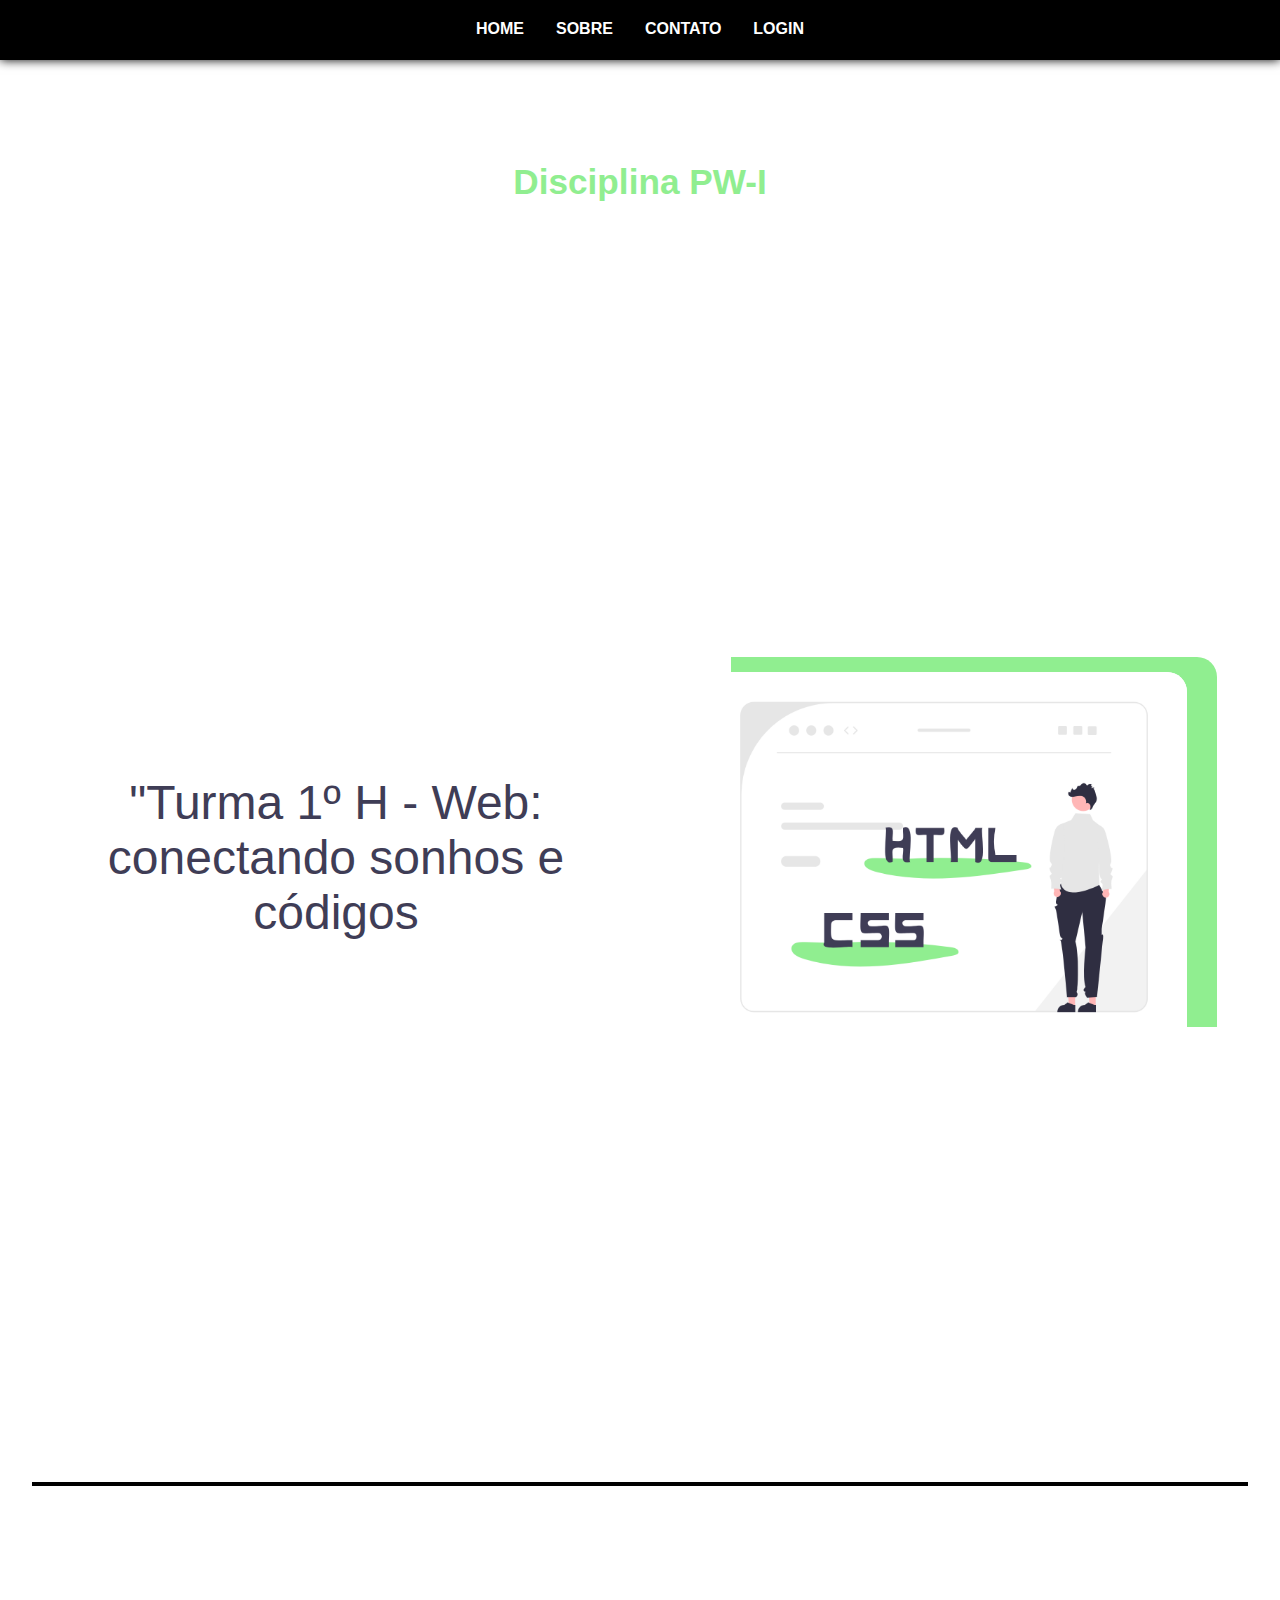
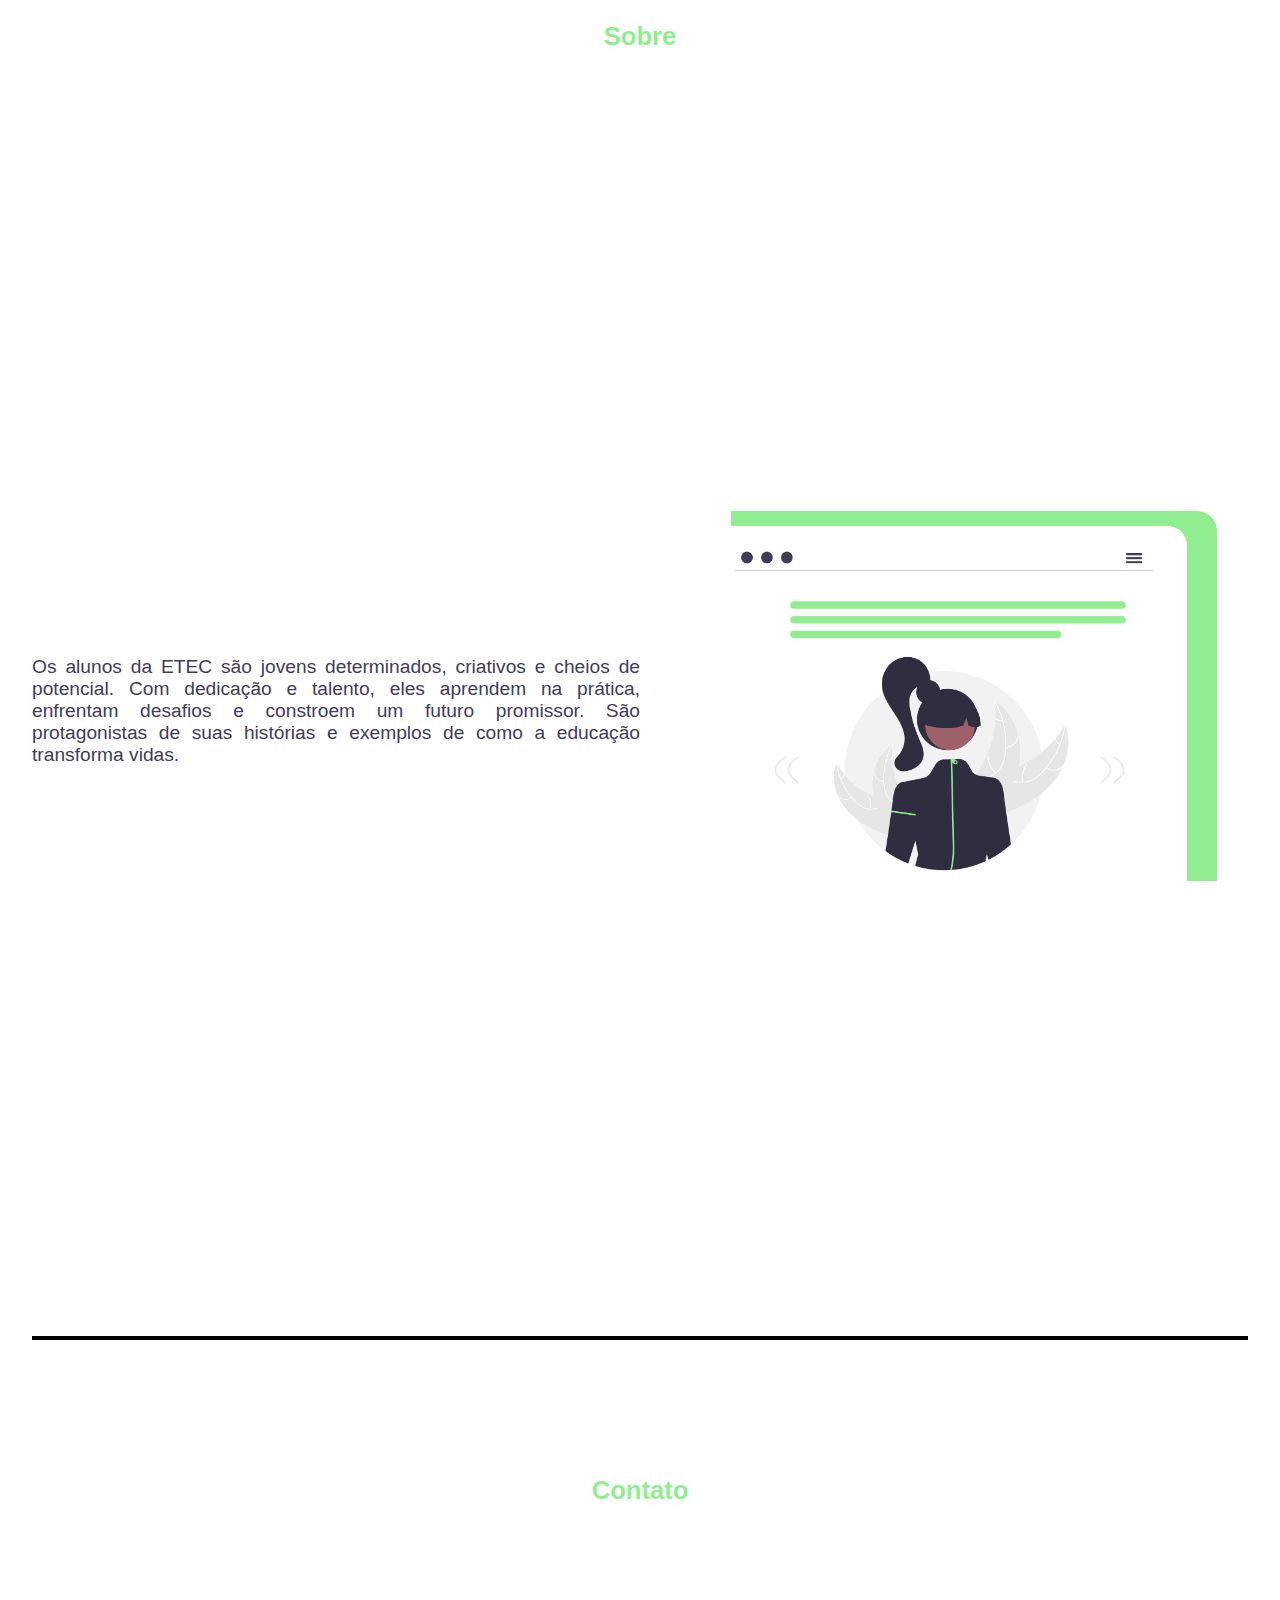
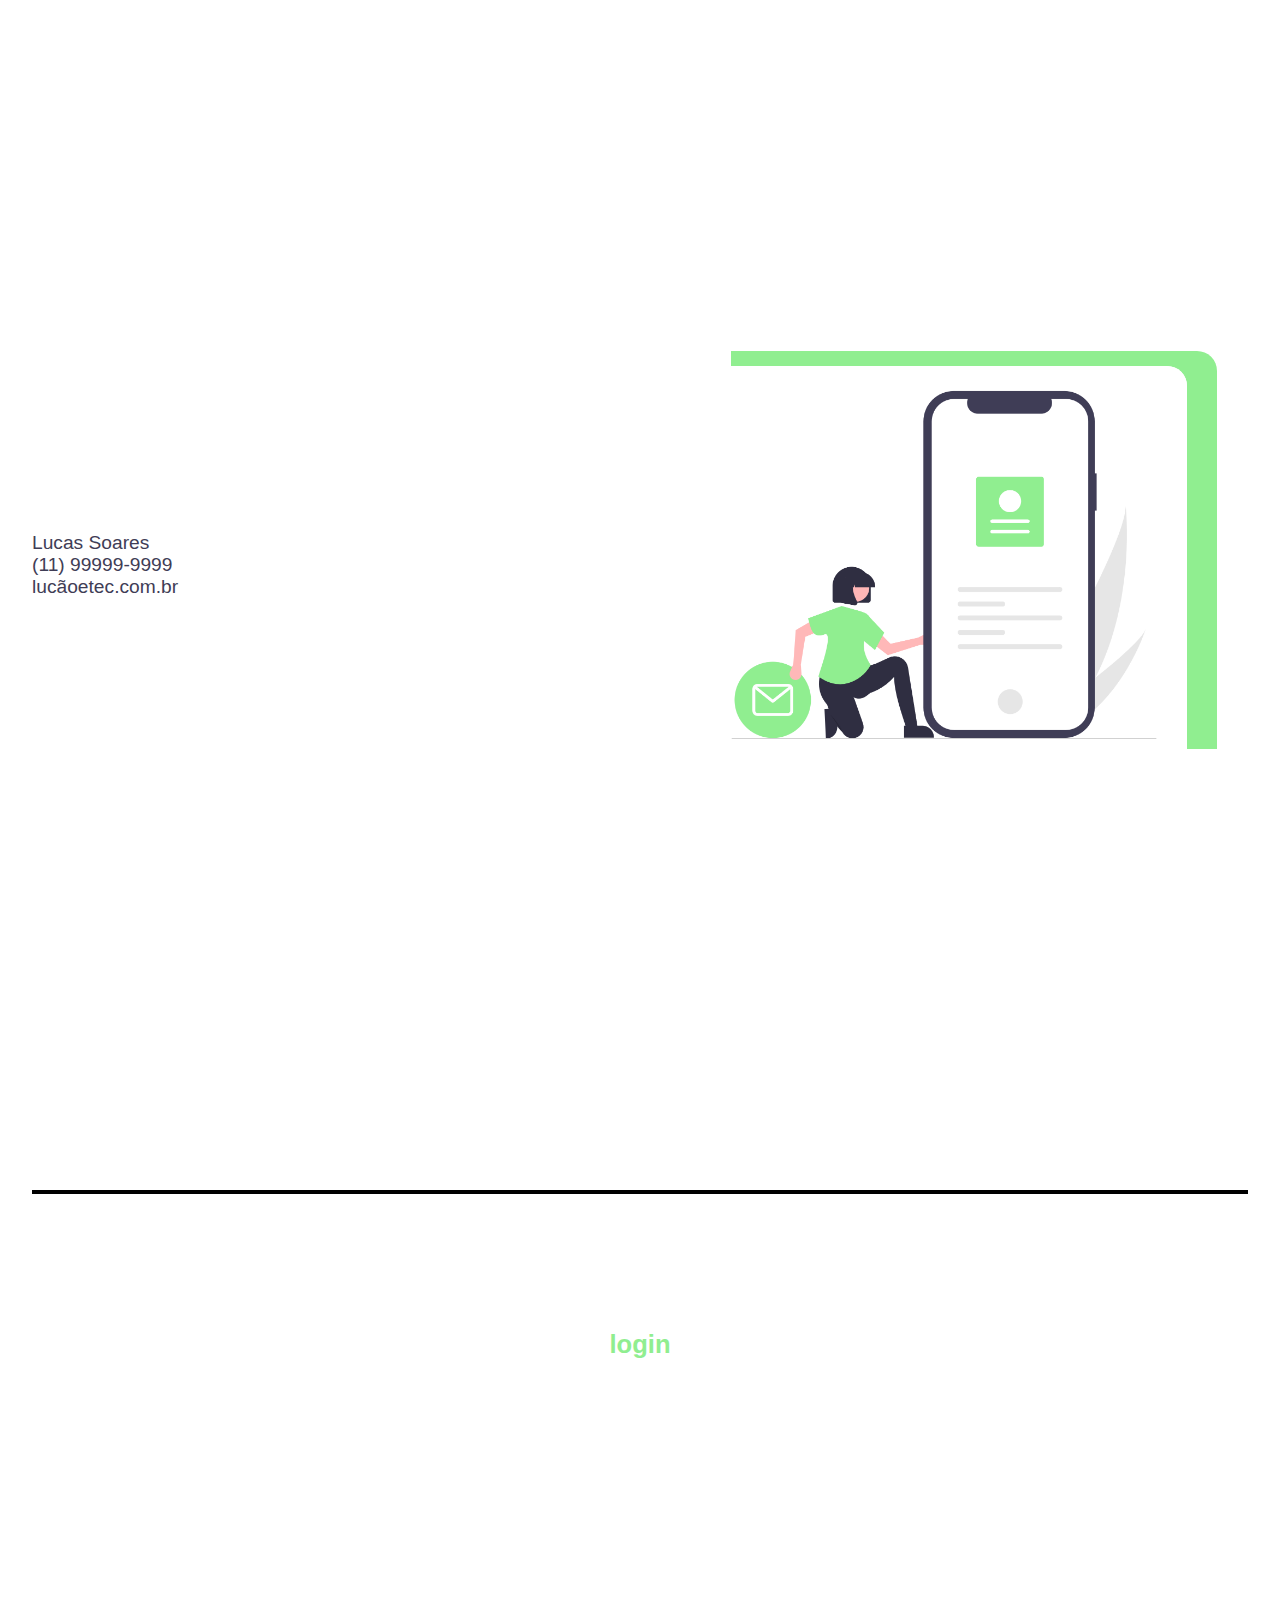
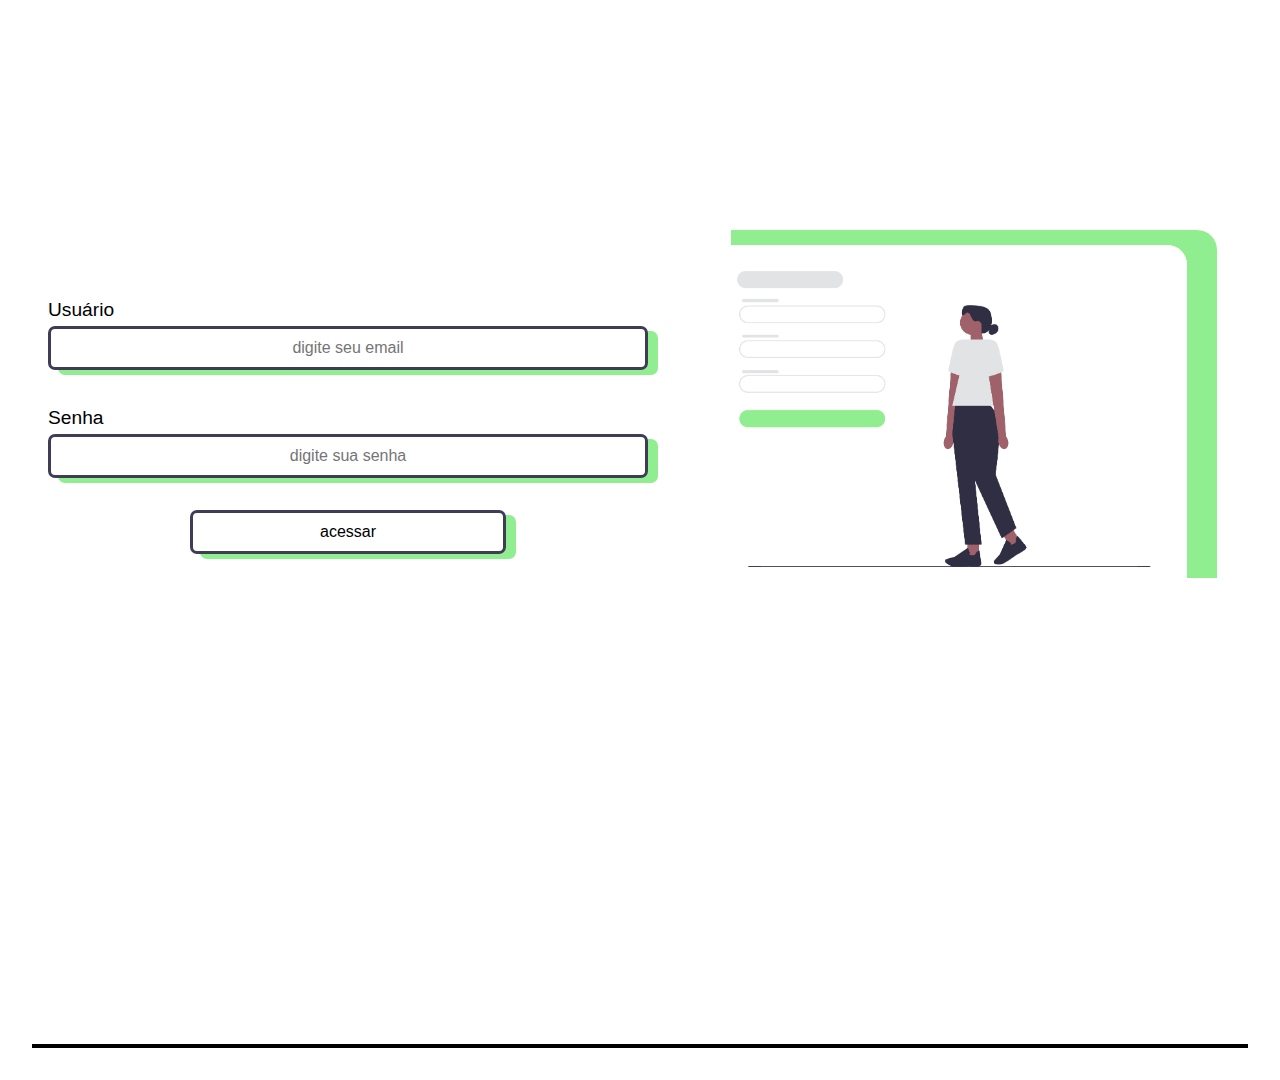
<file: pwI-lista-10/index.html>
<!DOCTYPE html>
<html lang="en">

<head>
    <meta charset="UTF-8">
    <meta name="viewport" content="width=device-width, initial-scale=1.0">
    <link rel="stylesheet" href="https://cdnjs.cloudflare.com/ajax/libs/font-awesome/6.7.2/css/all.min.css"
        integrity="sha512-Evv84Mr4kqVGRNSgIGL/F/aIDqQb7xQ2vcrdIwxfjThSH8CSR7PBEakCr51Ck+w+/U6swU2Im1vVX0SVk9ABhg=="
        crossorigin="anonymous" referrerpolicy="no-referrer" />
    <link rel="stylesheet" href="./css/style.css">
    <title>Document</title>
</head>

<body>
    <header>
        <label class="toggle" for="menu-toggle"><i class="fa-solid fa-bars"></i></label>
        <input type="checkbox" name="" id="menu-toggle">
        <nav>
            <label class="toggle" for="menu-toggle"><i class="fa-solid fa-xmark"></i></label>
            <ul>
                <a href="#home">
                    <li>home</li>
                </a>
                <a href="#about">
                    <li>sobre</li>
                </a>
                <a href="#contact">
                    <li>contato</li>
                </a>
                <a href="#login">
                    <li>login</li>
                </a>
            </ul>
        </nav>
    </header>
    <main>
        <section id="home">
            <h1>Disciplina PW-I</h1>
            <p>"Turma 1º H - Web: conectando sonhos e códigos</p>
            <img src="./assets/undraw_static-website_x3tn (3).png" alt="">
        </section>

        <section id="about">
            <h2>Sobre</h2>
            <p>Os alunos da ETEC são jovens determinados, criativos e cheios de potencial. Com dedicação e talento, eles aprendem na prática, enfrentam desafios e constroem um futuro promissor. São protagonistas de suas histórias e exemplos de como a educação transforma vidas.</p>
            <img src="./assets/undraw_about-me_5990 (2).png" alt="">
        </section>

        <section id="contact">
            <h2>Contato</h2>
            <p>
                Lucas Soares <br>
                (11) 99999-9999 <br>
                lucãoetec.com.br

            </p>
            <img src="./assets/undraw_personal-email_hfut (1).png" alt="">
        </section>

        <section id="login">
            <h2>login</h2>
            <form action="" class="form-login">
                <label for="">Usuário</label>
                <input type="email" placeholder="digite seu email">
                <label for="">Senha</label>
                <input type="password" placeholder="digite sua senha">
                <input type="button" value="acessar">
            </form>
            <img src="./assets/undraw_sign-up_z2ku (1).png" alt="">
        </section>
    </main>
</body>

</html>
</file>
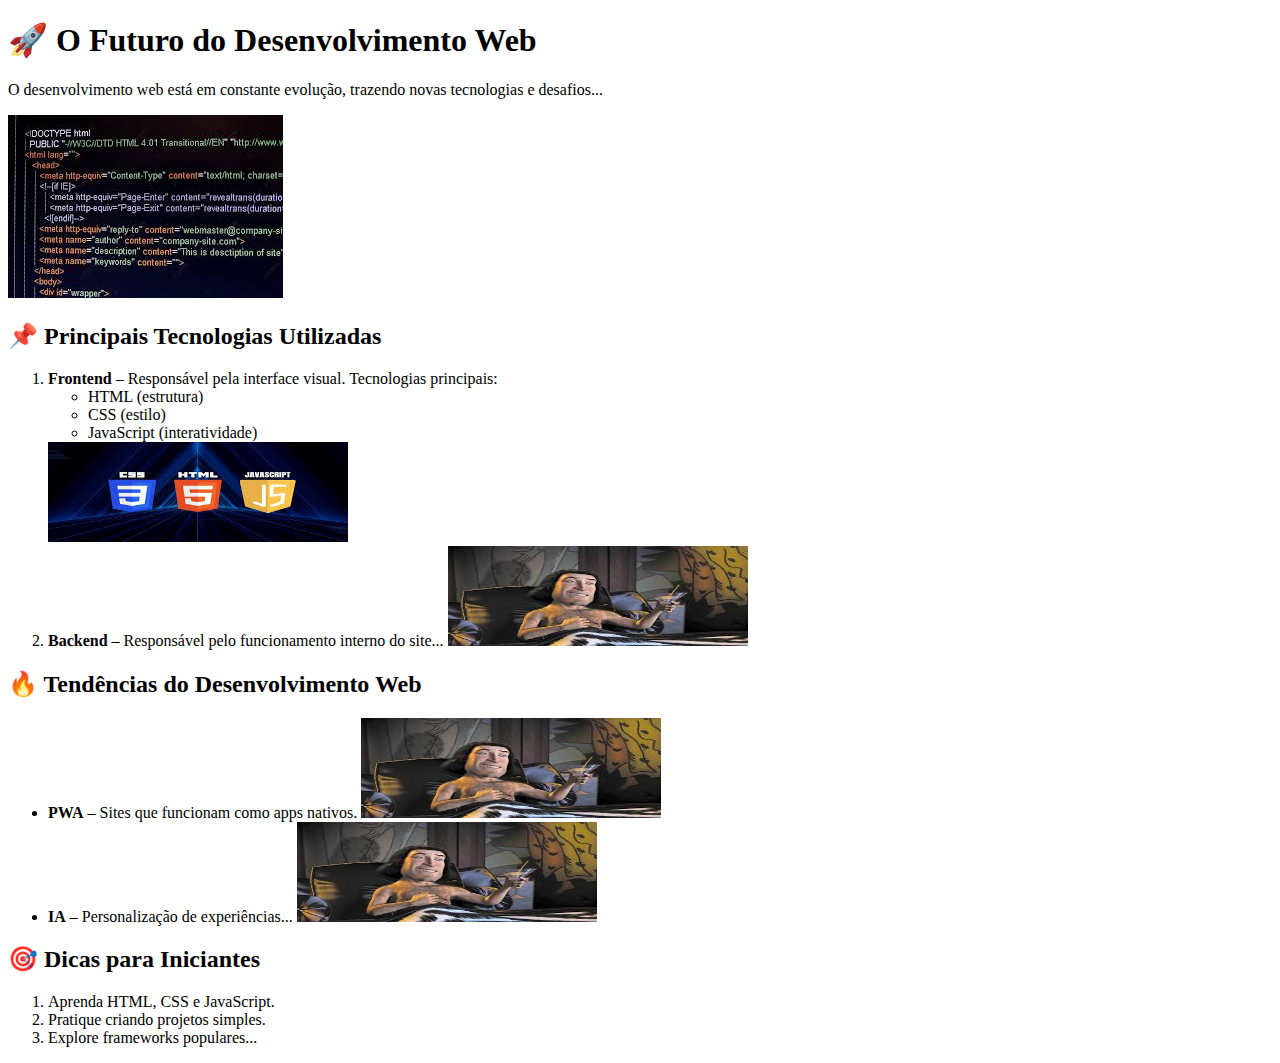
<file: pwl-lista-1/index.html>
<!DOCTYPE html>
<html lang="pt-br">
<head>
    <meta charset="UTF-8">
    <title>O Futuro do Desenvolvimento Web</title>
</head>
<body>
    <h1>🚀 O Futuro do Desenvolvimento Web</h1>
    <p>O desenvolvimento web está em constante evolução, trazendo novas tecnologias e desafios...</p>
    <img src="foto2.jpeg" alt="Código em uma tela de computador">


    <h2>📌 Principais Tecnologias Utilizadas</h2>
    <ol>
        <li><strong>Frontend</strong> – Responsável pela interface visual. Tecnologias principais:
            <ul>
                <li>HTML (estrutura)</li>
                <li>CSS (estilo)</li>
                <li>JavaScript (interatividade)</li>
            </ul>
            <img src="foto1.jpeg" height="100px" width="300px" alt="HTML, CSS e JavaScript">
        </li>
        <li><strong>Backend</strong> – Responsável pelo funcionamento interno do site...
            <img src="foto3.jpeg" height="100px" width="300px" alt="Servidor backend">
        </li>
    </ol>


    <h2>🔥 Tendências do Desenvolvimento Web</h2>
    <ul>
        <li><strong>PWA</strong> – Sites que funcionam como apps nativos.
            <img src="foto3.jpeg" height="100px" width="300px" alt="Aplicação web progressiva">
        </li>
        <li><strong>IA</strong> – Personalização de experiências...
            <img src="foto3.jpeg" height="100px" width="300px"   alt="Inteligência Artificial">
        </li>
    </ul>


    <h2>🎯 Dicas para Iniciantes</h2>
    <ol>
        <li>Aprenda HTML, CSS e JavaScript.</li>
        <li>Pratique criando projetos simples.</li>
        <li>Explore frameworks populares...</li>
    </ol>
</body>
</html>
</file>
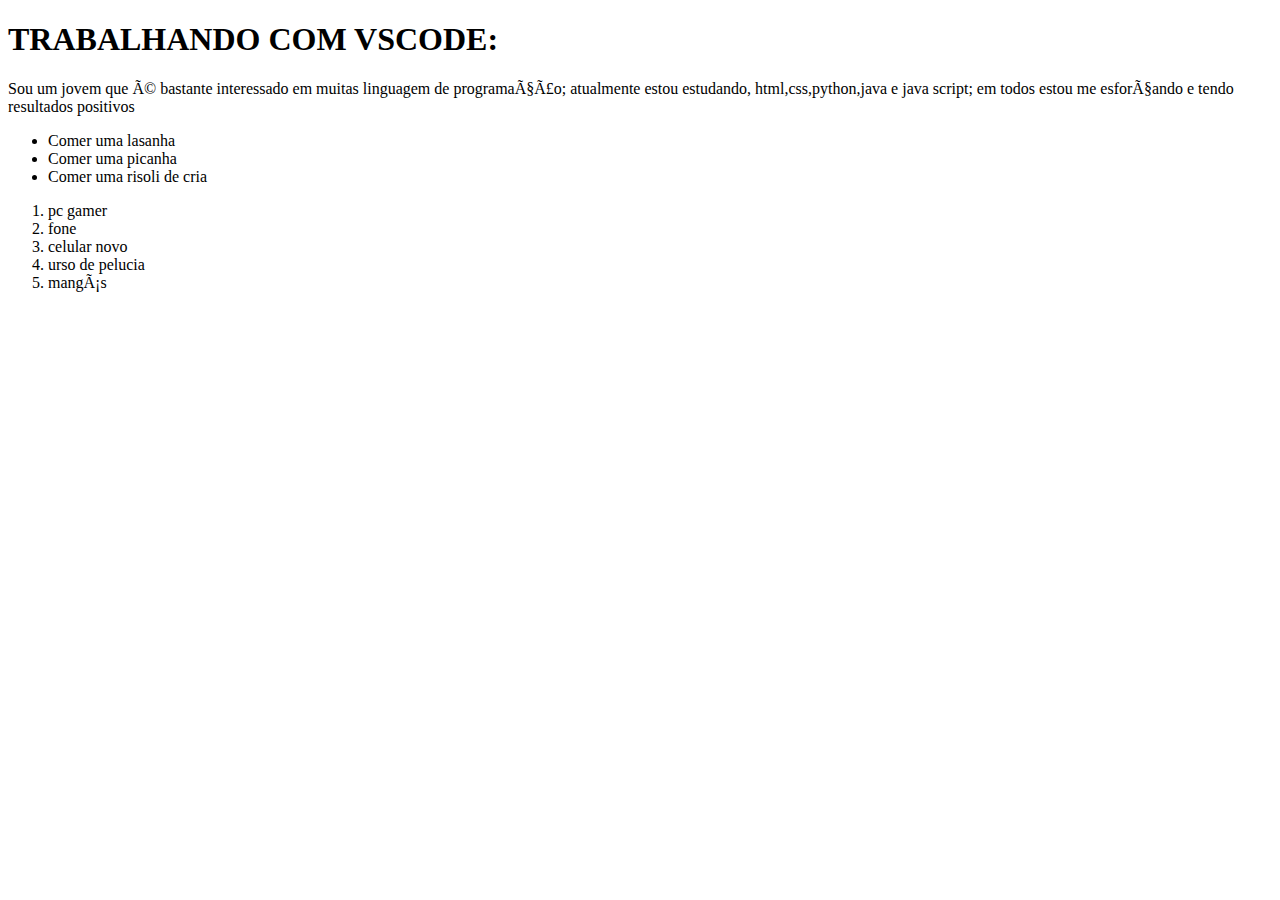
<file: pwl-lista-2/index.html>
<!DOCTYPE html>
<html lang="en">
<head>
    <meta charset="pt-BR">
    <meta name="viewport" content="width=device-width, initial-scale=1.0">
    <title>ATIV. 1 e 2 -lista 2</title>
</head>
<body>

    <!-- //1 e //2 -->

    <h1>TRABALHANDO COM VSCODE:</h1>

    <p>Sou um jovem que é bastante interessado em muitas 
        linguagem de programação; atualmente estou estudando, html,css,python,java e java script; 
        em todos estou me esforçando e tendo resultados positivos</p>

    <ul>
        <li>Comer uma lasanha</li>
        <li>Comer uma picanha</li>
        <li>Comer uma risoli de cria</li>
    </ul>

    <ol>
        <li>pc gamer</li>
        <li>fone</li>
        <li>celular novo</li>
        <li>urso de pelucia</li>
        <li>mangás</li>
    </ol>

   
    
</body>
</html>
</file>
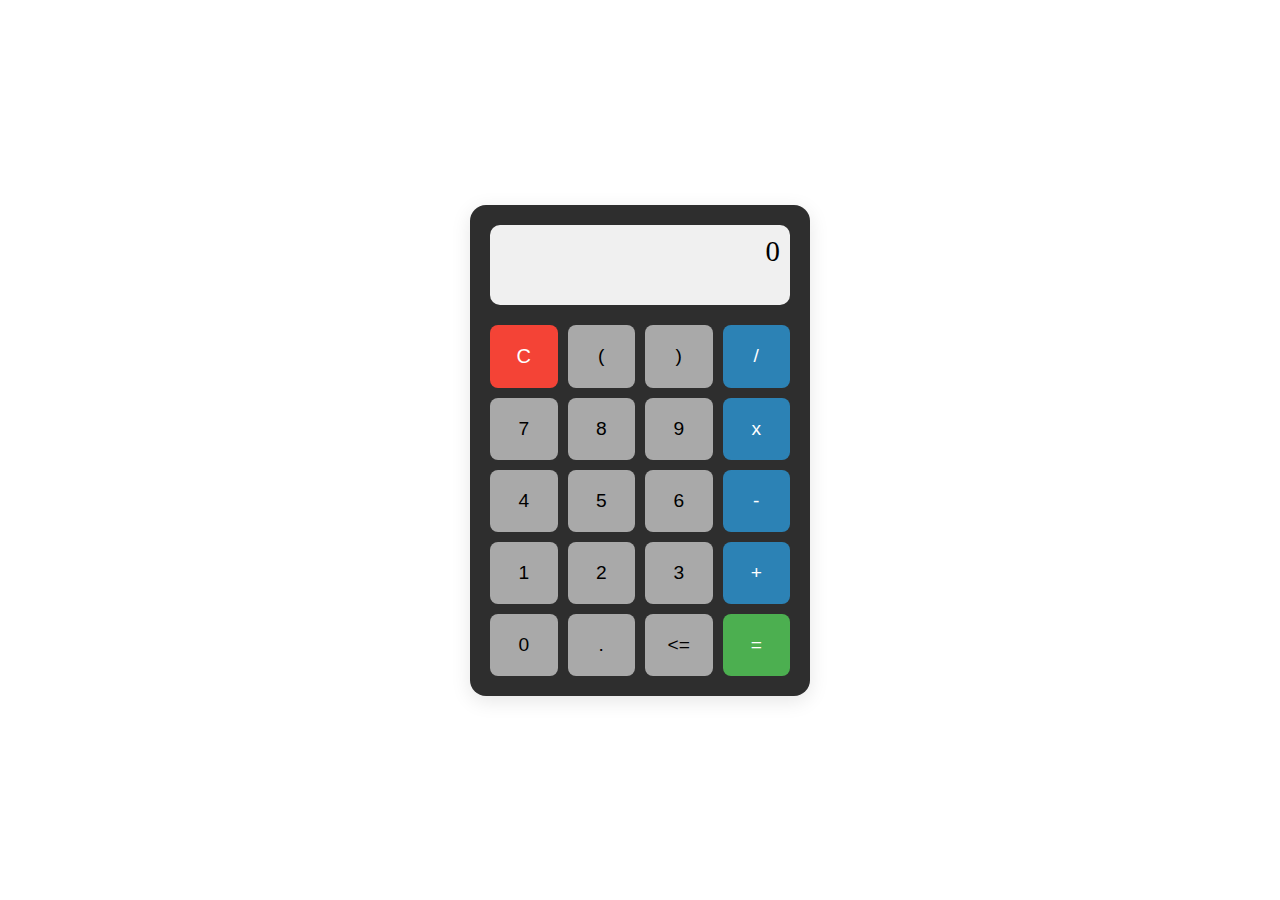
<file: pwI-lista-9/calculadora/index.html>
<!DOCTYPE html>
<html lang="pt-br">
<head>
  <link rel="stylesheet" href="style.css">
  <meta charset="UTF-8">
  <title>Calculadora Grid - Gabriel F.</title>
</head>
<body>

  <div class="mae">
    <div class="resposta">0</div>
    <div class="buttons">
      <button class="apaga">C</button>
      <button class="paren">(</button>
      <button class="paren">)</button>

      <button class="operador">/</button>
      <button>7</button>
      <button>8</button>
      <button>9</button>
      <button class="operador">x</button>

      <button>4</button>
      <button>5</button>
      <button>6</button>
      <button class="operador">-</button>

      <button>1</button>
      <button>2</button>
      <button>3</button>
      <button class="operador">+</button>

      <button>0</button>
      <button>.</button>
      <button class="apaga1"> <= </button>
      <button class="libera">=</button>
    </div>
  </div>

</body>
</html>
</file>
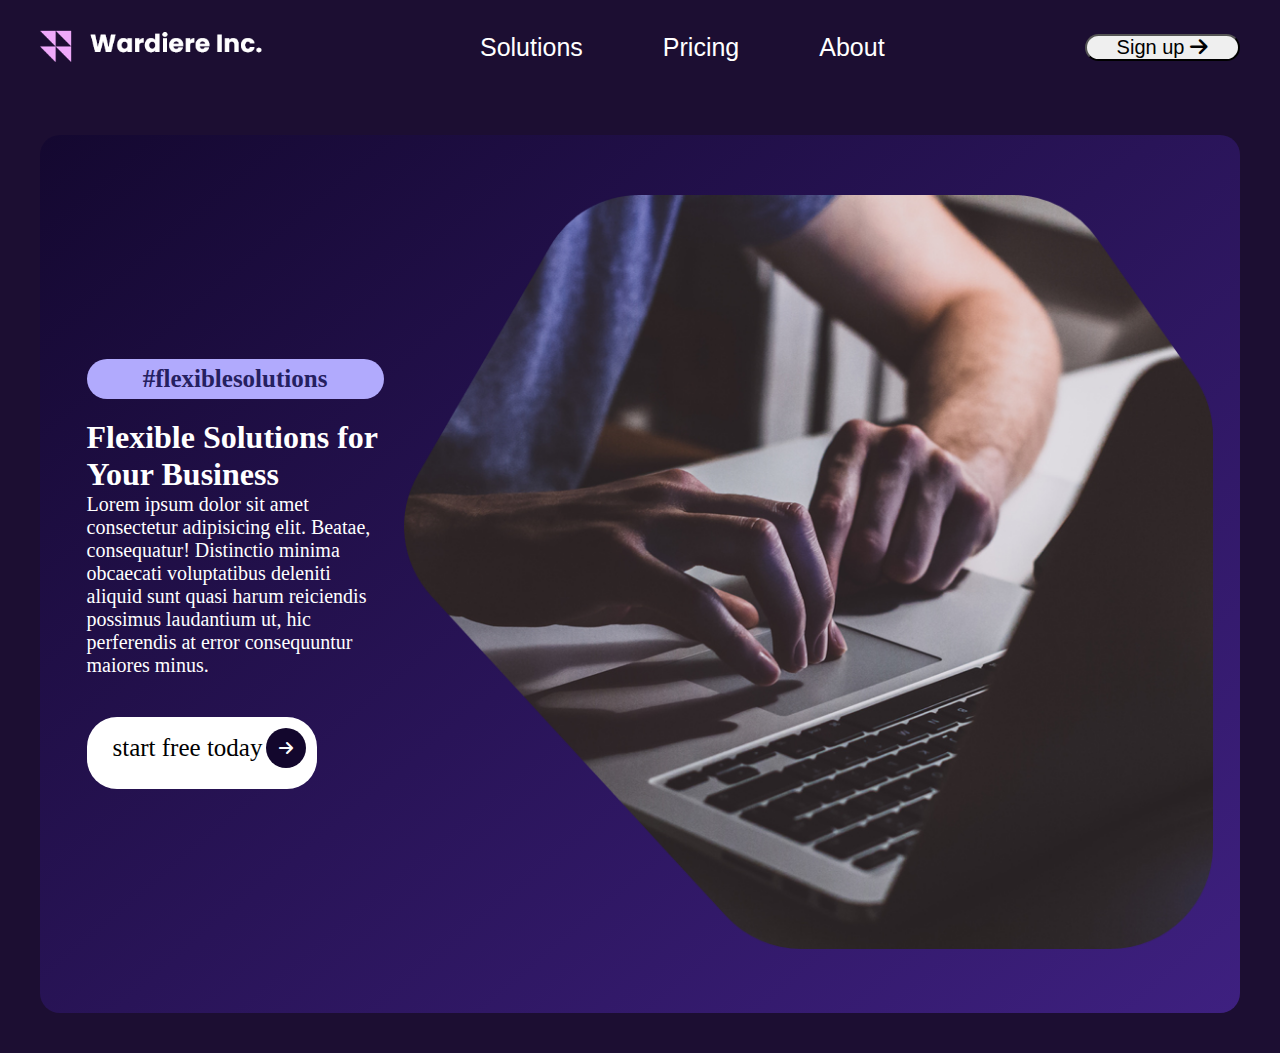
<file: pwl-lista-9/land-page/index.html>
<!DOCTYPE html>
<html lang="en">

<head>
    <meta charset="UTF-8">
    <meta name="viewport" content="width=device-width, initial-scale=1.0">
    <title>Made by - Gabriel F.</title>
    <link href="https://cdn.jsdelivr.net/npm/bootstrap@5.3.6/dist/css/bootstrap.min.css" rel="stylesheet"
        integrity="sha384-4Q6Gf2aSP4eDXB8Miphtr37CMZZQ5oXLH2yaXMJ2w8e2ZtHTl7GptT4jmndRuHDT" crossorigin="anonymous">
    <link rel="stylesheet" href="https://cdnjs.cloudflare.com/ajax/libs/font-awesome/6.7.2/css/all.min.css"
        integrity="sha512-Evv84Mr4kqVGRNSgIGL/F/aIDqQb7xQ2vcrdIwxfjThSH8CSR7PBEakCr51Ck+w+/U6swU2Im1vVX0SVk9ABhg=="
        crossorigin="anonymous" referrerpolicy="no-referrer" />
    <link rel="stylesheet" href="./style/style.css">
</head>

<body>
    <nav class="nav-bar">
        <img src="./assets/logo.png" alt="">

        <div class="nav-titles">
            <h3>Solutions</h3>
            <h3>Pricing</h3>
            <h3>About</h3>
        </div>

        <button type="button" class="btn btn-light">Sign up <i class="fa-solid fa-arrow-right"></i></button>
    </nav>
    <main class="content">
        <div class="text">
            <h3>#flexiblesolutions</h3>
            <div class="inbox">
                <h1>Flexible Solutions for Your Business</h1>
                <p>Lorem ipsum dolor sit amet consectetur adipisicing elit. Beatae, consequatur! Distinctio minima
                    obcaecati
                    voluptatibus deleniti aliquid sunt quasi harum reiciendis possimus laudantium ut, hic perferendis at
                    error consequuntur maiores minus.</p>
            </div>

            <div class = "button-bg"><h2>start free today<button><i class="fa-solid fa-arrow-right"></i></button></h2></div>

        </div>
        <div class="banner">
            <img src="./assets/banner.png" alt="">
        </div>
    </main>
    <script src="https://cdn.jsdelivr.net/npm/bootstrap@5.3.6/dist/js/bootstrap.bundle.min.js"
        integrity="sha384-j1CDi7MgGQ12Z7Qab0qlWQ/Qqz24Gc6BM0thvEMVjHnfYGF0rmFCozFSxQBxwHKO"
        crossorigin="anonymous"></script>

</body>

</html>
</file>
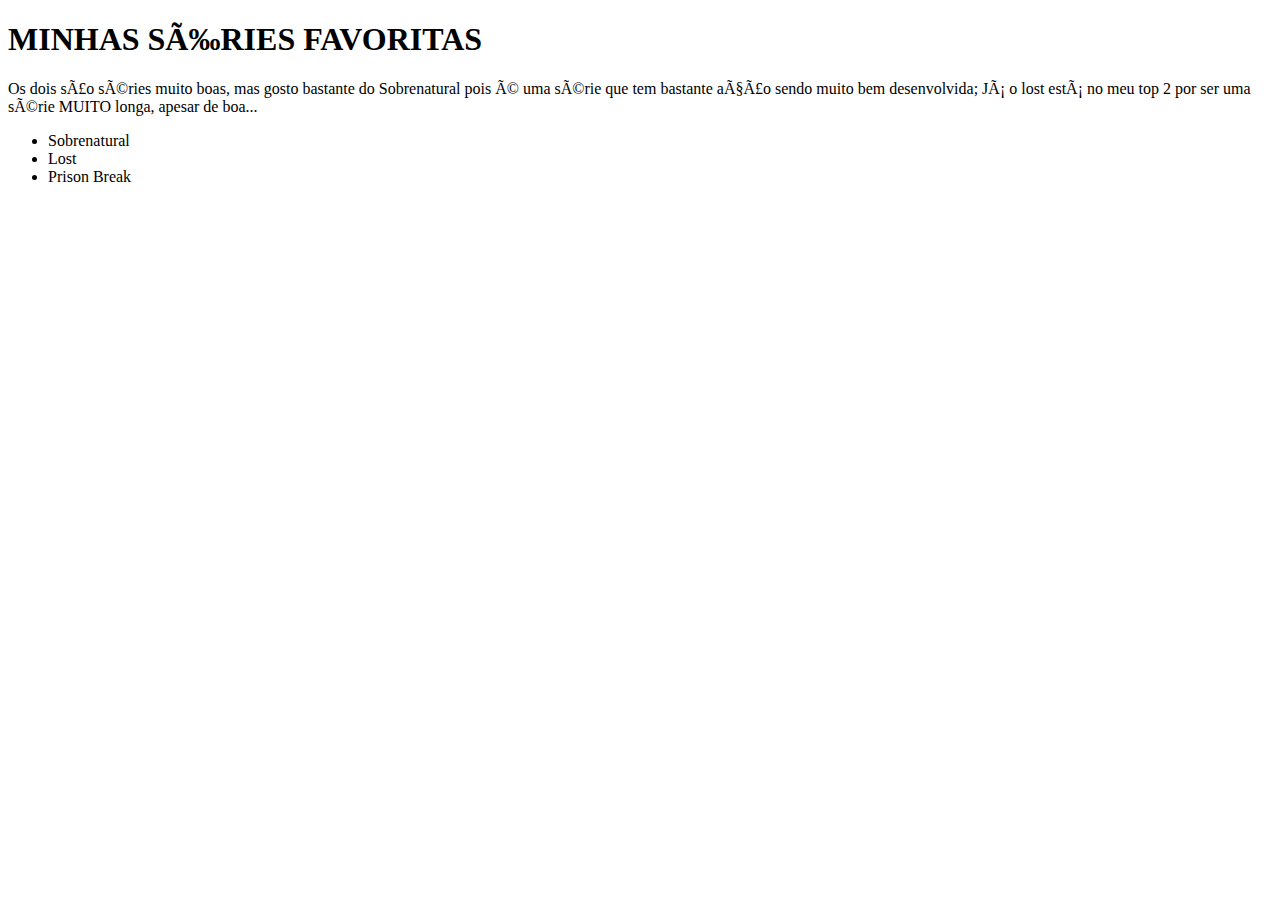
<file: pwl-lista-2/index2.html>
<!DOCTYPE html>
<html lang="en">
<head>
    <meta charset="pt-BR">
    <meta name="viewport" content="width=device-width, initial-scale=1.0">
    <title>Ex. 3- lista 2  </title>
</head>
<body>
    <h1>MINHAS SÉRIES FAVORITAS</h1>

    <p>Os dois são séries muito boas, mas gosto bastante do Sobrenatural 
        pois é uma série que tem bastante ação sendo muito bem desenvolvida; 
        Já o lost está no meu top 2 por ser uma série MUITO longa, apesar de boa...</p>

    <ul>
        <li>Sobrenatural</li>
        <li>Lost</li>
        <li>Prison Break</li>
    </ul>
    
</body>
</html>
</file>
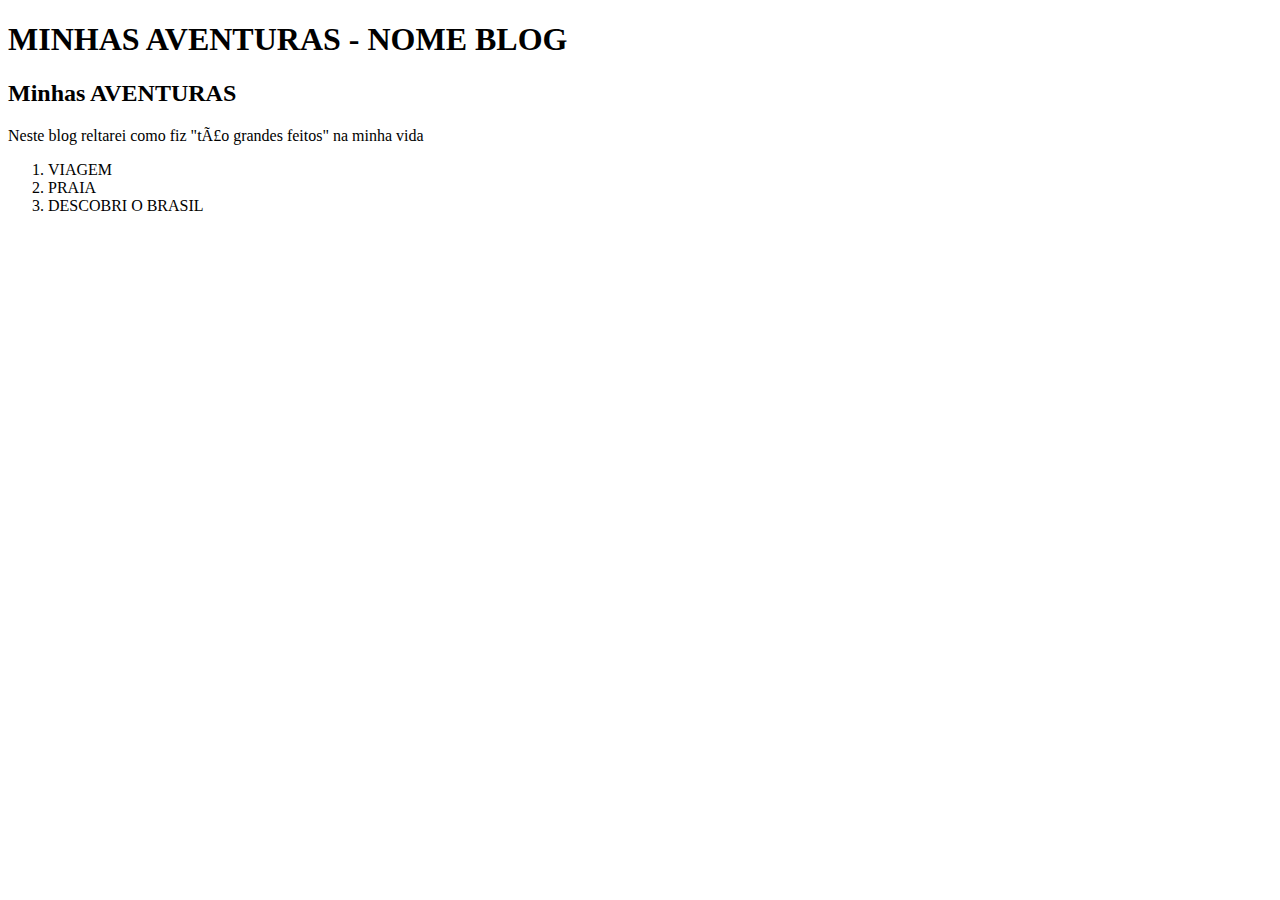
<file: pwl-lista-2/index3.html>
<!DOCTYPE html>
<html lang="en">
<head>
    <meta charset="pt-BR">
    <meta name="viewport" content="width=device-width, initial-scale=1.0">
    <title>Document</title>
</head>
<body>
    <h1>MINHAS AVENTURAS - NOME BLOG</h1>

    <h2>Minhas AVENTURAS</h2>
    <p>Neste blog reltarei como fiz "tão grandes feitos" na minha vida</p>

    <ol>
        <li>VIAGEM</li>
        <li>PRAIA</li>
        <li>DESCOBRI O BRASIL</li>  
    </ol>
    
</body>
</html>
</file>
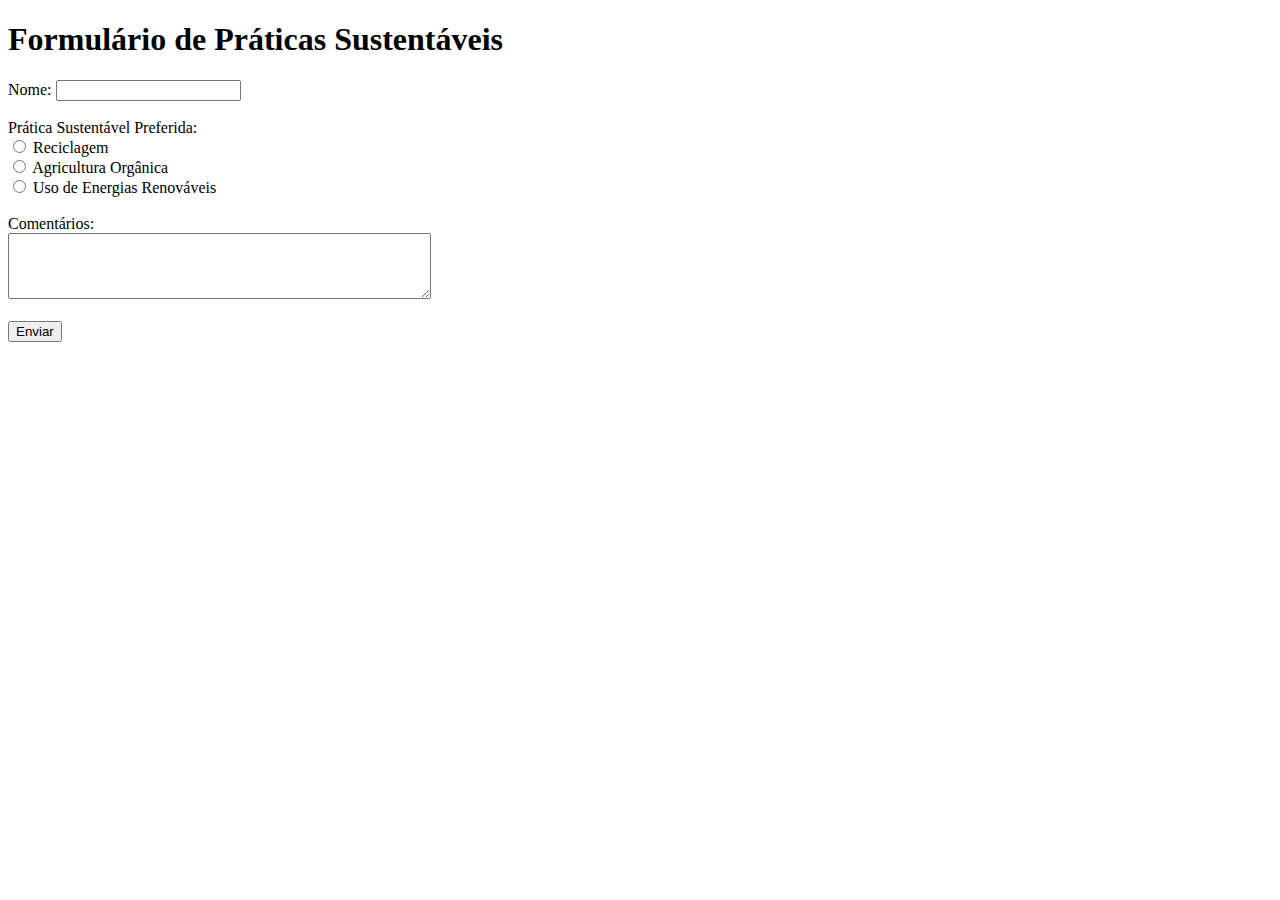
<file: pwl-lista-4/index (1).html>
<!DOCTYPE html>
<html lang="pt-br">
<head>
    <meta charset="UTF-8">
    <meta name="viewport" content="width=device-width, initial-scale=1.0">
    <title>Formulário de Práticas Sustentáveis</title>
</head>
<body>
    <h1>Formulário de Práticas Sustentáveis</h1>

    <form action="#" method="POST">
        <label for="nome">Nome:</label>
        <input type="text" id="nome" name="nome" required><br><br>

        <label for="pratica">Prática Sustentável Preferida:</label><br>
        <input type="radio" id="reciclagem" name="pratica" value="Reciclagem">
        <label for="reciclagem">Reciclagem</label><br>

        <input type="radio" id="agricultura" name="pratica" value="Agricultura Orgânica">
        <label for="agricultura">Agricultura Orgânica</label><br>

        <input type="radio" id="energias-renovaveis" name="pratica" value="Uso de Energias Renováveis">
        <label for="energias-renovaveis">Uso de Energias Renováveis</label><br><br>

        <label for="comentarios">Comentários:</label><br>
        <textarea id="comentarios" name="comentarios" rows="4" cols="50"></textarea><br><br>

        <input type="submit" value="Enviar">
    </form>
</body>
</html>
</file>
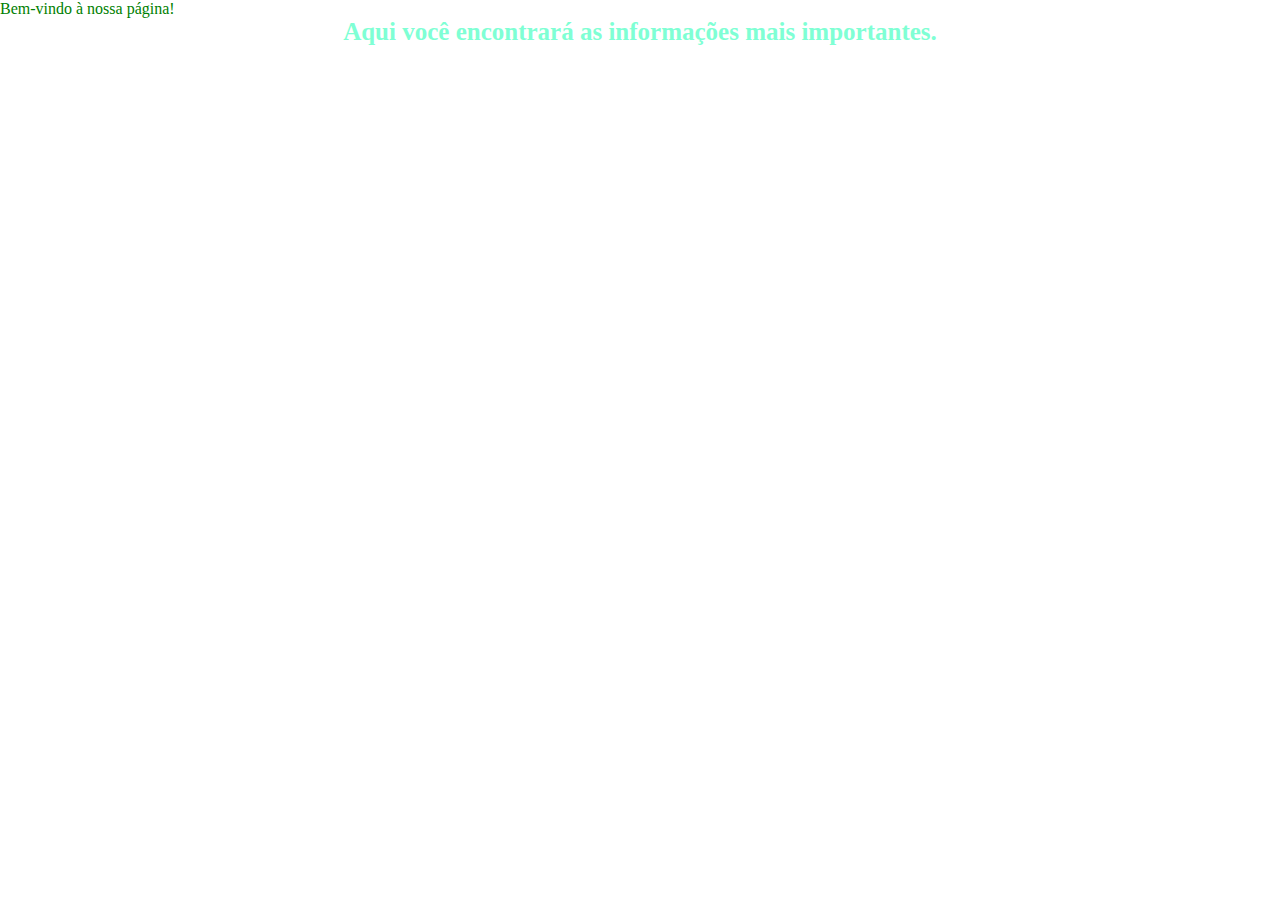
<file: pwl-lista-5/index_3.html>
<!DOCTYPE html>
<html lang="pt-BR">
<head>
  <meta charset="UTF-8">
  <link rel="stylesheet" href="style_3.css">
  <meta name="viewport" content="width=device-width, initial-scale=1.0">
  <title>Exercício 3</title>
</head>
<body>
  <p class="intro">Bem-vindo à nossa página!</p>
  <p class="descricao"><strong>Aqui você encontrará as informações mais importantes.</strong></p>
</body>
</html>
</file>
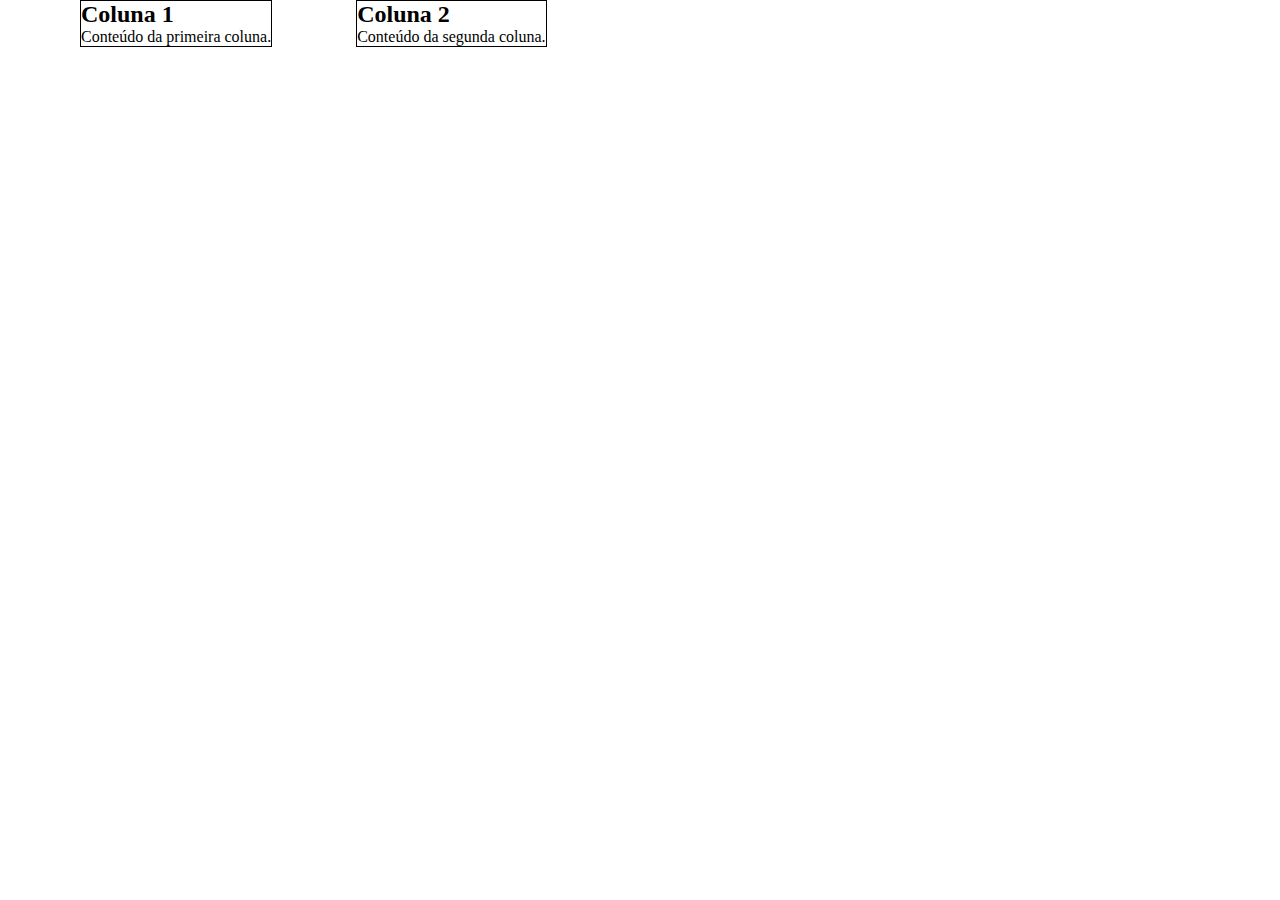
<file: pwl-lista-5/index_4.html>
<!DOCTYPE html>
<html lang="pt-BR">
<head>
  <meta charset="UTF-8">
  <link rel="stylesheet" href="style_4.css">
  <meta name="viewport" content="width=device-width, initial-scale=1.0">
  <title>Exercício 4</title>
</head>
<body>
  <div class="coluna">
    <h2>Coluna 1</h2>
    <p>Conteúdo da primeira coluna.</p>
  </div>
  <div class="coluna">
    <h2>Coluna 2</h2>
    <p>Conteúdo da segunda coluna.</p>
  </div>
</body>
</html>
</file>
<file: pwI-lista-10/css/style.css>
* {
    margin: 0;
    padding: 0;
    box-sizing: border-boxs;
}

html {
    scroll-behavior: smooth;
}

body {
    font-family: 'Gill Sans', 'Gill Sans MT', Calibri, 'Trebuchet MS', sans-serif;
    background-color: #fff;
}

ul {
    list-style: none;

}

a {
    text-decoration: none;
    color: #fff;
}

header {
    background-color: black;
    position: fixed;
    top: 0;
    left: 0;
    width: 100vw;
    height: 60px;
    box-shadow: 0 0 10px black;
    z-index: 2000;
}

header .toggle {
    position: absolute;
    top: 1rem;
    right: 2rem;
    font-size: 2rem;
}

.fa-bars {
    color: white;
}
.fa-xmark {
    color: white;
}


nav {
    position: fixed;
    width: 100vw;
    height: 100vh;
    background-color: black;
    display: flex;
    justify-content: center;
    align-items: center;
    z-index: 1000;
    transform: translateY(-120%);
    transition: transform 0.5s ease;
}

nav ul {
    display: flex;
    flex-direction: column;
    gap: 2rem;
}

nav ul li {
    text-transform: uppercase;
    text-align: center;
}

nav ul li::after {
    content: "";
    display: block;
    width: 0;
    height: 3px;
    background-color: #fff;
    transition: width 0.5s ease;
}

nav ul li:hover:after {
    width: 100%;
}

input[type="checkbox"] {
    display: none;
}

#menu-toggle:checked~nav {
    transform: translateY(0);
}

main {
    padding: 2rem;
}

section {
    display: flex;
    flex-direction: column;
    position: relative;
    height: 150vh;
    text-align: center;
    border-bottom: 4px solid black;
    justify-content: space-evenly;
}

section h1 {
    font-size: 2.2rem;
    color: lightgreen;
}

section h2 {
    color: lightgreen;
    font-size: 1.6rem;
}

section p {
    text-align: justify;
    font-size: 1.2rem;
    color: #3f3d56;
}

section img {
    display: block;
    max-width: 80%;
    height: auto;
    margin: 0 auto;
    box-shadow: 30px -15px 0 lightgreen;
    border-top-right-radius: 20px;
}

.form-login {
    display: flex;
    flex-direction: column;
    width: 100%;
    padding: 1rem;
    height: 20%;
}

.form-login label {
    font-size: 1.2rem;
    text-align: left;
    margin: 5px 0;
}

.form-login input {
    all: unset;
    background-color: #fff;
    padding: 10px 5px;
    margin-bottom: 2rem;
    border: 3px solid #3f3d56;
    border-radius: 7px;
    box-shadow: 10px 5px 0 lightgreen;
}

.form-login input[type="button"] {
    width: 50%;
    margin: 0 auto;
    cursor: pointer;
}


@media(min-width:768px) {
    header label {
        display: none;
    }

    nav {
        height: 60px;
        transform: translateY(0);
    }

    nav ul {
        flex-direction: row;
        font-weight: 800;
    }

    section h2 {
        margin-top: 100px;
    }

    .form-login {
        max-width: 600px;
        margin: 80px auto;

    }
}

@media(min-width:1024px) {
    section {
        display: grid;
        grid-template-columns: 1fr 1fr;
        grid-template-rows: 100px 1fr;
        padding-top: 100px;
    }

    section h1,
    h2 {
        grid-column: 1/3;
        margin-top: 0;
    }

    section h2 {
        margin-top: 0;
    }

    section {
        justify-content: center;
        align-items: center;
    }

    #home p {
        text-align: center;
font-size: 3rem;
    }
}
</file>
<file: pwI-lista-9/calculadora/style.css>
body {
      margin: 0;
      display: flex;
      justify-content: center;
      align-items: center;
      height: 100vh;
    }

    .mae {
      background: #2e2e2e;
      padding: 20px;
      border-radius: 16px;
      box-shadow: 0 5px 20px rgba(0, 0, 0, 0.1);
      width: 300px;
      display: grid;
      grid-template-rows: auto 1fr;
      gap: 20px;
    }

    .resposta {
      height: 60px;
      background: #f0f0f0;
      text-align: right;
      padding: 10px;
      font-size: 1.8em;
      border-radius: 10px;
      overflow-x: auto;
    }

    .buttons {
      display: grid;
      grid-template-columns: repeat(4, 1fr);
      gap: 10px;
    }

    .buttons button {
      padding: 20px;
      font-size: 1.2em;
      border: none;
      border-radius: 8px;
      background-color:#A9A9A9;
      cursor: default;
      transition: background 0.2s;
    }
    
    .buttons button.paren{
      padding: 20px;
      font-size: 1.2em;
      border: none;
      border-radius: 8px;
      background-color: #A9A9A9;
      cursor: default;
      transition: background 0.2s;
    }
    
    .buttons button.paren:hover{
      background-color: white;
      color: black;
    }

    .buttons button.operador {
      background-color: #2c82b5;
      color: white;
    }

    .buttons button.libera {
      background-color: #4caf50;
      color: white;
      grid-column: span 1;
    }
    
    .buttons button.libera:hover{
      background-color: white;
      color: black;
    }

    .buttons button.apaga {
      background-color: #f44336;
      color: white;
      font-size: 20px;;
      grid-column: span 1;
    }
    
    .buttons button.apaga {
      background-color: #f44336;
      color: white;
      grid-column: span 1;
    }
    
    .buttons button:hover {
      background-color: #ffff00;
    }
    
    .buttons button.operador:hover{
      background-color: white;
      color: black;
    }
    
    .buttons button.apaga:hover{
      background-color: white;
      color: black;
    }
</file>
<file: pwl-lista-9/land-page/style/style.css>
* {
    margin: 0;
    padding: 0;
    box-sizing: border-box;
}

body {
    background-color: #1c0e32;
}

.nav-bar {
    display: flex;
    align-items: center;
    justify-content: space-between;
    padding: 20px;
    padding-left: 40px;
    padding-right: 40px;
    font-family: Arial, Helvetica, sans-serif;
    font-size: 1px;
}

.nav-titles {
    display: flex;
    gap: 80px;
    margin: 0 40px;
}

.nav-bar img {
    height: 20%;
    width: 20%;
}

.nav-bar h3 {
    color: white;
    font-size: 25px;
    font-weight: 500;

}

.nav-bar button {
    font-size: 20px;
    font-weight: 330;
    border-radius: 50px;
    padding-left: 30px;
    padding-right: 30px;
}

.content {
    display: flex;
    justify-content: center;
    align-items: center;
    display: grid;
    grid-template-columns: repeat(2, 1fr);
    padding: 40px;
    background: linear-gradient(140deg, #140830, #3e2080);
    margin: 40px;
    border-radius: 20px;
}

.text {
    max-width: 400px;
    margin-left: 40px;

}

.inbox {
    margin-top: 20px;
    margin-bottom: 40px;
}

.content h3 {
    display: flex;
    justify-content: center;
    align-items: center;
    border-radius: 20px;
    color: #252060;
    font-size: 25px;
    width: 33vh;
    height: 40px;
    background-color: #b1aafd;
}

.content h1 {
    font-weight: 700;
}

.content p {
    font-size: 20px;
    font-weight: 500;
}

.content .button-bg {
    background-color: #ffffff;
    padding-left: 30px;
    padding: 11px;
    border-radius: 30px;
    height: 8vh;
    width: 18vw;
}

.content h2 {
    display: flex;
    justify-content: space-between;
    margin-left: 15px;
    align-items: center;
    font-weight: 350;
    font-size: 25px;
    color: black;

}

.content h2 button {
    all: initial;
    display: flex;
    align-items: center;
    justify-content: center;
    color: white;
    height: 40px;
    width: 40px;
    border-radius: 20px;
    background-color: #13072d;

}

.content h1,
p {
    color: white;
}

.banner {
    padding: 20px;
}

.content img {
    max-width: 90vh;
}
</file>
<file: pwl-lista-5/style_3.css>
*{
    margin: 0;
    padding: 0;
}

.intro{
    color:green;
    text-align: left;
}

.descricao{
    color: aquamarine;
    text-align: center;
    font-size: 25px;
}
</file>
<file: pwl-lista-5/style_4.css>
*{
    margin: 0;
    padding: 0;
}

div{
    border: 1px solid black;
}

.coluna{
    display: inline-block;
    margin-left: 80px;
}
</file>
